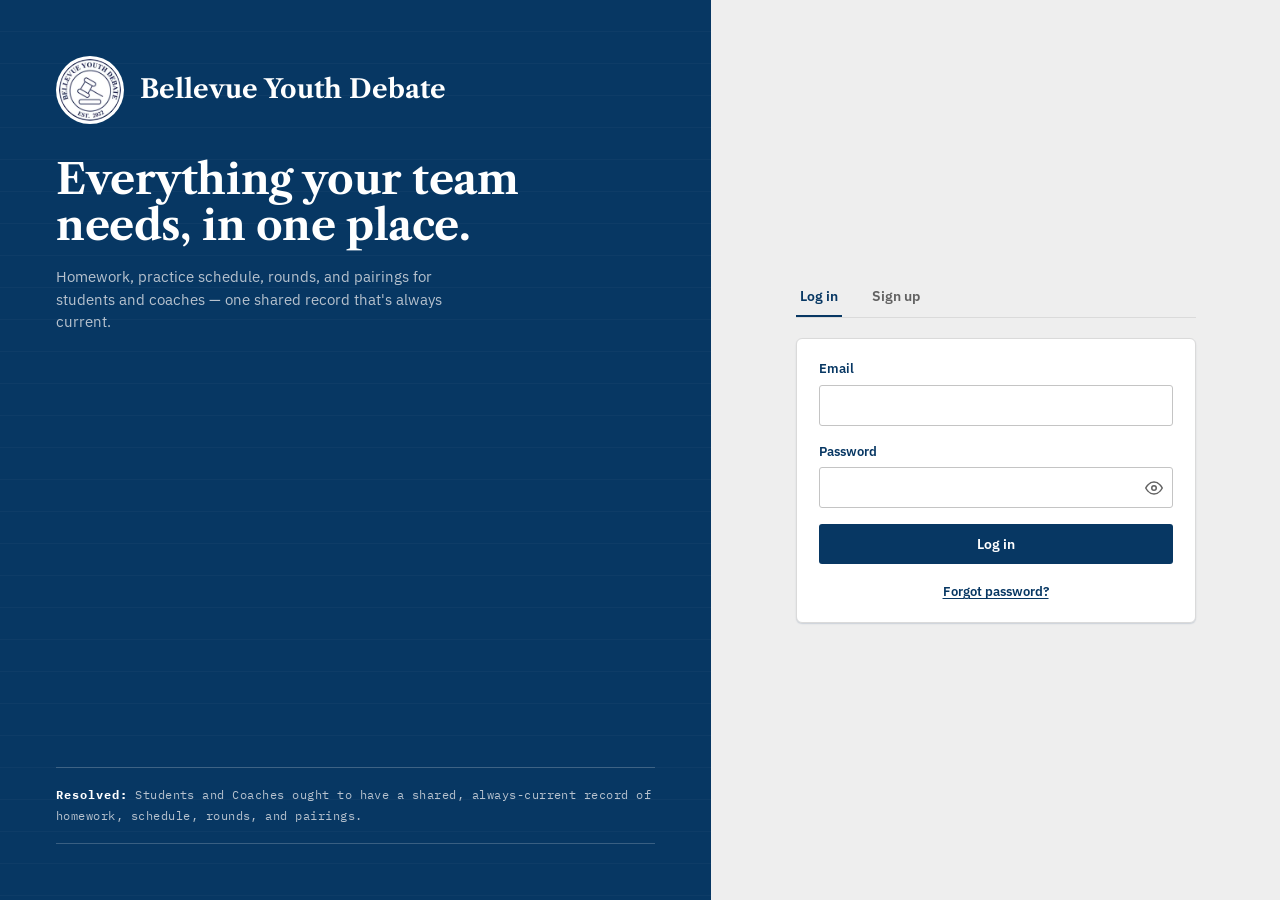
<file: index.html>
<!DOCTYPE html>
<html lang="en">
<head>
<meta charset="UTF-8">
<meta http-equiv="Cache-Control" content="no-cache, no-store, must-revalidate">
<meta http-equiv="Pragma" content="no-cache">
<meta http-equiv="Expires" content="0">
<meta name="viewport" content="width=device-width, initial-scale=1.0">
<title>Bellevue Youth Debate | Portal</title>
<link rel="icon" href="assets/logo.webp">
<link rel="stylesheet" href="css/styles.css?v=6">
<style>
  body.login-body { background: var(--ink); }
  .login-shell { min-height: 100vh; display: flex; }
  .login-hero {
    flex: 1.15; background: var(--ink); color: #fff; padding: 56px;
    display: flex; flex-direction: column; justify-content: space-between;
    background-image: repeating-linear-gradient(to bottom, transparent, transparent 31px, rgba(255,255,255,0.055) 32px);
  }
  .login-hero-top { display: flex; align-items: center; gap: 16px; }
  .login-hero-top img { width: 68px; height: 68px; border-radius: 50%; background: #fff; padding: 3px; }
  .login-hero-top .brand-mark-name { font-size: 26px; color: #fff; }
  .login-hero h1 { color: #fff; font-size: 42px; max-width: 480px; margin: 32px 0 18px; line-height: 1.1; }
  .login-hero .tagline { color: var(--text-on-ink-muted); max-width: 420px; font-size: 15px; margin: 0; }
  .resolution-strip {
    font-family: var(--font-mono); font-size: 12px; letter-spacing: 0.04em; line-height: 1.8;
    color: var(--text-on-ink-muted);
    border-top: 1px solid rgba(255,255,255,0.2); border-bottom: 1px solid rgba(255,255,255,0.2);
    padding: 16px 0; margin-top: 32px;
  }
  .resolution-strip b { color: #fff; letter-spacing: 0.08em; }
  .login-panel { flex: 1; background: var(--paper); display: flex; align-items: center; justify-content: center; padding: 40px 24px; }
  .login-card { width: 100%; max-width: 400px; }
  .login-card .card { margin-bottom: 0; }
  .auth-foot { text-align: center; margin-top: 18px; }
  @media (max-width: 880px) {
    .login-shell { flex-direction: column; }
    .login-hero { padding: 32px 24px; }
    .login-hero h1 { font-size: 28px; }
  }
</style>
</head>
<body class="login-body">
  <div class="login-shell">
    <div class="login-hero">
      <div>
        <div class="login-hero-top">
          <img src="assets/logo.webp" alt="Bellevue Youth Debate seal">
          <div class="brand-mark-name">Bellevue Youth Debate</div>
        </div>
        <h1>Everything your team needs, in one place.</h1>
        <p class="tagline">Homework, practice schedule, rounds, and pairings for students and coaches &mdash; one shared record that's always current.</p>
      </div>
      <div class="resolution-strip">
        <b>Resolved:</b> Students and Coaches ought to have a shared, always-current record of homework, schedule, rounds, and pairings.
      </div>
    </div>

    <div class="login-panel">
      <div class="login-card">
        <div class="tabs" id="authTabs">
          <button class="tab-btn active" data-tab="login" type="button">Log in</button>
          <button class="tab-btn" data-tab="signup" type="button">Sign up</button>
        </div>

        <div class="tab-panel active" id="panel-login">
          <div class="card">
            <form id="loginForm">
              <div class="field">
                <label for="loginEmail">Email</label>
                <input type="email" id="loginEmail" required autocomplete="username">
              </div>
              <div class="field">
                <label for="loginPassword">Password</label>
                <input type="password" id="loginPassword" required autocomplete="current-password">
              </div>
              <button class="btn btn-primary btn-block" type="submit">Log in</button>
              <div class="auth-foot text-sm">
                <button type="button" class="link-btn" id="showForgot">Forgot password?</button>
              </div>
            </form>
          </div>
        </div>

        <div class="tab-panel" id="panel-signup">
          <div class="card">
            <form id="signupForm">
              <div class="field">
                <label for="suName">Full name</label>
                <input type="text" id="suName" required autocomplete="name">
              </div>
              <div class="field">
                <label for="suEmail">Email</label>
                <input type="email" id="suEmail" required autocomplete="username">
              </div>
              <div class="field">
                <label for="suPassword">Password</label>
                <input type="password" id="suPassword" required minlength="8" autocomplete="new-password">
                <div class="hint">At least 8 characters.</div>
              </div>
              <div class="field">
                <label for="suCode">Club code</label>
                <input type="text" id="suCode" required placeholder="Ask your coach">
              </div>
              <button class="btn btn-primary btn-block" type="submit">Create account</button>
              <p class="text-sm text-muted mt-16 mb-0">New accounts start in the "Unassigned" group &mdash; a coach will place you in your section.</p>
            </form>
          </div>
        </div>
      </div>
    </div>
  </div>

  <script src="js/config.js?v=6"></script>
  <script src="js/app.js?v=6"></script>
  <script src="js/login.js?v=6"></script>
</body>
</html>
</file>
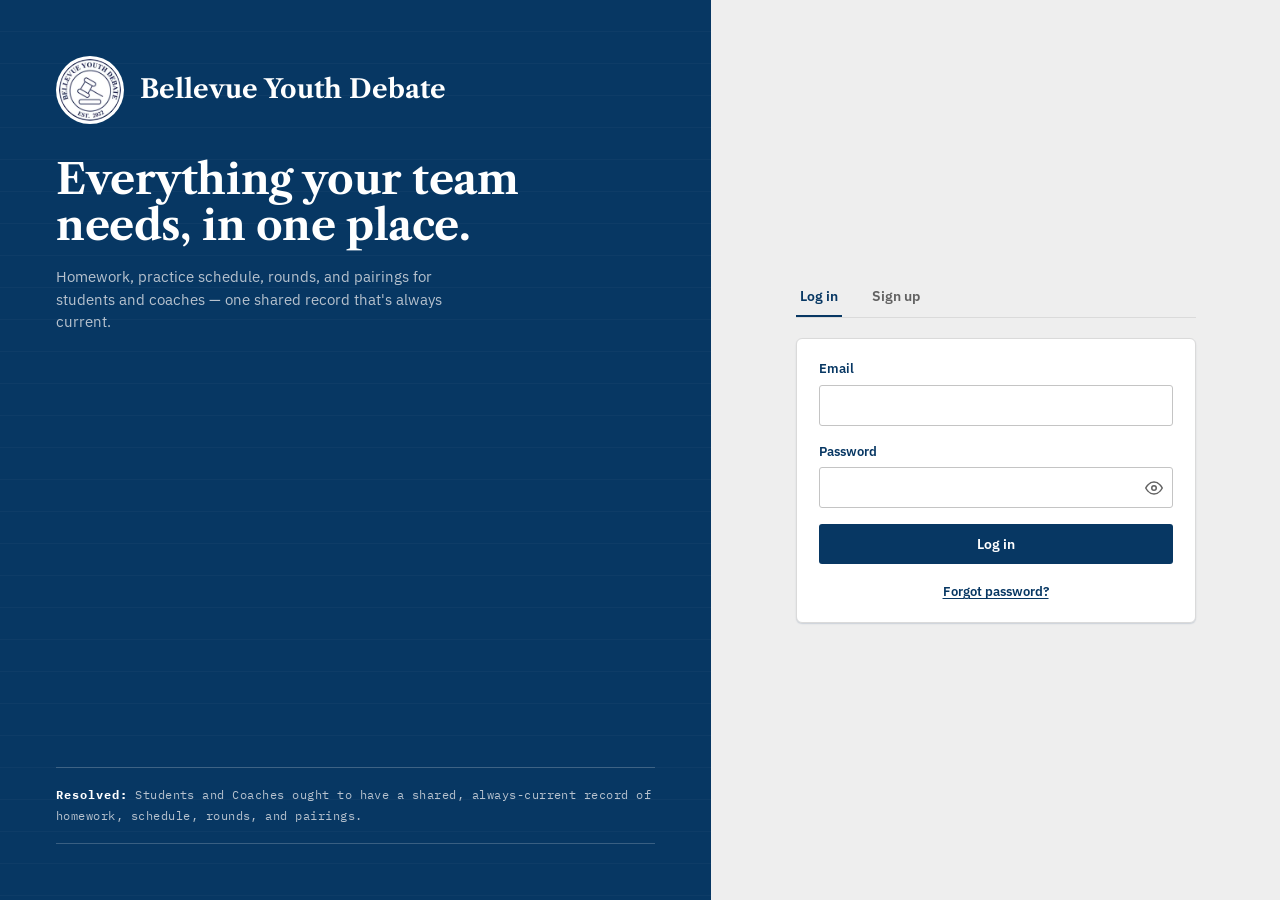
<file: admin.html>
<!DOCTYPE html>
<html lang="en">
<head>
<meta charset="UTF-8">
<meta http-equiv="Cache-Control" content="no-cache, no-store, must-revalidate">
<meta http-equiv="Pragma" content="no-cache">
<meta http-equiv="Expires" content="0">
<meta name="viewport" content="width=device-width, initial-scale=1.0">
<title>Admin Console | Bellevue Youth Debate</title>
<link rel="icon" href="assets/logo.webp">
<link rel="stylesheet" href="css/styles.css?v=6">
</head>
<body>
<div class="app-shell">
  <aside class="sidebar">
    <div class="sidebar-brand brand-mark">
      <img src="assets/logo.webp" alt="Bellevue Youth Debate seal">
      <div class="brand-mark-name">Bellevue Youth Debate</div>
    </div>
    <div class="sidebar-role">Admin console</div>
    <ul class="nav-list">
      <li><button class="nav-link" data-view="home"><span>Overview</span></button></li>
      <li><a class="nav-link" href="coach.html" style="display:flex;"><span>Coach Console</span></a></li>
      <li><button class="nav-link" data-view="staff"><span>Coaches</span></button></li>
      <li><button class="nav-link" data-view="students"><span>Students</span></button></li>
      <li><button class="nav-link" data-view="settings"><span>Settings</span></button></li>
      <li><button class="nav-link" data-view="account"><span>Account</span></button></li>
    </ul>
    <div class="sidebar-footer">
      <div class="sidebar-user">
        <div class="sidebar-user-name" data-user-name>&nbsp;</div>
        <div class="sidebar-user-email" data-user-email>&nbsp;</div>
      </div>
      <button class="nav-link" data-logout><span>Log out</span></button>
    </div>
  </aside>

  <div class="main">
    <div class="topbar">
      <button class="btn btn-ghost btn-icon menu-toggle" aria-label="Menu">&#9776;</button>
      <span class="badge badge-role">Admin</span>
    </div>

    <div class="content">

      <!-- ---------------------------------------------------------- home -->
      <section class="view-panel" id="view-home">
        <div class="page-head"><div><h1>Admin overview</h1></div></div>
        <div class="grid-3">
          <div class="stat"><div class="stat-value" id="statStaff">&ndash;</div><div class="stat-label">Coaches &amp; admins</div></div>
          <div class="stat"><div class="stat-value" id="statStudents">&ndash;</div><div class="stat-label">Students</div></div>
          <div class="stat"><div class="stat-value" id="statGroups">&ndash;</div><div class="stat-label">Groups</div></div>
        </div>
        <div class="card mt-24">
          <h2>Homework, schedule, rounds, pairings, attendance, and rosters</h2>
          <p class="text-muted">Admins have full coach permissions there too.</p>
          <a class="btn btn-primary" href="coach.html">Open Coach Console &rarr;</a>
        </div>
      </section>

      <!-- --------------------------------------------------------- staff -->
      <section class="view-panel" id="view-staff">
        <div class="page-head">
          <div><h1>Coaches</h1></div>
          <button class="btn btn-primary" id="addStaffBtn">+ Add staff account</button>
        </div>
        <div class="card">
          <div class="table-wrap">
            <table>
              <thead><tr><th>Name</th><th>Email</th><th>Role</th><th>Status</th><th></th></tr></thead>
              <tbody id="staffTableBody"><tr><td colspan="5"><div class="skeleton" style="height:20px;"></div></td></tr></tbody>
            </table>
          </div>
        </div>
      </section>

      <!-- ------------------------------------------------------ students -->
      <section class="view-panel" id="view-students">
        <div class="page-head">
          <div><h1>Students</h1></div>
        </div>
        <div class="card">
          <div class="chip-row mb-16" id="studentGroupFilter"></div>
          <div class="table-wrap">
            <table>
              <thead><tr><th>Name</th><th>Email</th><th>Group</th><th>Status</th><th></th></tr></thead>
              <tbody id="adminStudentsTableBody"><tr><td colspan="5"><div class="skeleton" style="height:20px;"></div></td></tr></tbody>
            </table>
          </div>
        </div>
      </section>

      <!-- ------------------------------------------------------ settings -->
      <section class="view-panel" id="view-settings">
        <div class="page-head"><div><h1>Settings</h1></div></div>
        <div class="card" style="max-width:520px;">
          <form id="settingsForm">
            <div class="field">
              <label for="signupCode">Club signup code</label>
              <input type="text" id="signupCode">
              <div class="hint">Students need this to create an account. Leave blank to allow anyone to sign up.</div>
            </div>
            <div class="field">
              <label for="appUrl">Portal web address</label>
              <input type="text" id="appUrl" placeholder="https://yourclub.github.io/byd-portal/">
              <div class="hint">Used to build the link inside "forgot password" emails. Set this after you host the frontend.</div>
            </div>
            <div class="field">
              <label for="scheduleSheetUrl">Published schedule preview URL (optional)</label>
              <input type="text" id="scheduleSheetUrl" placeholder="https://docs.google.com/spreadsheets/d/e/.../pubhtml?gid=...&amp;single=true">
              <div class="hint">Optional. In the Sheet: File &rarr; Share &rarr; Publish to web &rarr; pick the Schedule tab &rarr; Embed. Paste the URL it gives you here to show a read-only, always-current preview on the Coach Console's Schedule tab, in addition to the "Open Schedule Sheet to edit" link. Skip this if you'd rather not make the sheet viewable by anyone with the link \u2014 editing still works fine without it.</div>
            </div>
            <div class="field">
              <label for="roomCount">Number of available rooms</label>
              <input type="number" id="roomCount" min="1" placeholder="15">
              <div class="hint">Used for auto-numbering rooms on Rounds &amp; Pairings ("Room 1", "Room 2"...). If a single date has more pairings than this, numbering wraps back to Room 1 \u2014 bump this up if that happens.</div>
            </div>
            <button class="btn btn-primary" type="submit">Save settings</button>
          </form>
        </div>
      </section>

      <!-- ---------------------------------------------------------account -->
      <section class="view-panel" id="view-account">
        <div class="page-head"><div><h1>Account</h1></div></div>
        <div class="grid-2">
          <div class="card">
            <h2>Profile</h2>
            <div class="field"><label>Name</label><div data-user-name>&nbsp;</div></div>
            <div class="field mb-0"><label>Email</label><div data-user-email class="font-mono">&nbsp;</div></div>
          </div>
          <div class="card">
            <h2>Change password</h2>
            <form id="pwForm">
              <div class="field"><label for="curPw">Current password</label><input type="password" id="curPw" required autocomplete="current-password"></div>
              <div class="field"><label for="newPw">New password</label><input type="password" id="newPw" required minlength="8" autocomplete="new-password"></div>
              <button class="btn btn-primary" type="submit">Update password</button>
            </form>
          </div>
        </div>
      </section>

    </div>
  </div>
</div>

<script src="js/config.js?v=6"></script>
<script src="js/app.js?v=6"></script>
<script src="js/admin.js?v=6"></script>
</body>
</html>
</file>
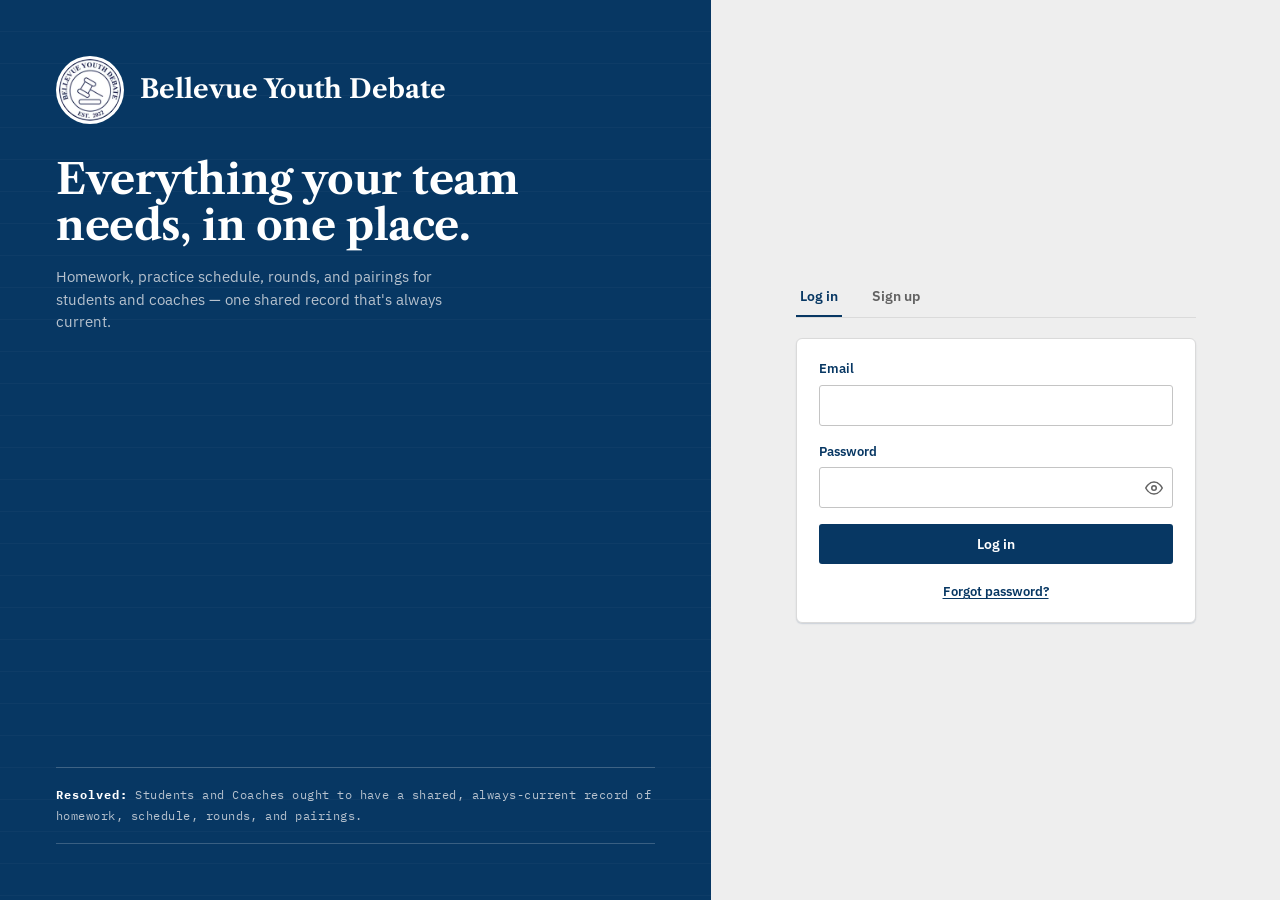
<file: coach.html>
<!DOCTYPE html>
<html lang="en">
<head>
<meta charset="UTF-8">
<meta http-equiv="Cache-Control" content="no-cache, no-store, must-revalidate">
<meta http-equiv="Pragma" content="no-cache">
<meta http-equiv="Expires" content="0">
<meta name="viewport" content="width=device-width, initial-scale=1.0">
<title>Coach Portal | Bellevue Youth Debate</title>
<link rel="icon" href="assets/logo.webp">
<link rel="stylesheet" href="css/styles.css?v=6">
</head>
<body>
<div class="app-shell">
  <aside class="sidebar">
    <div class="sidebar-brand brand-mark">
      <img src="assets/logo.webp" alt="Bellevue Youth Debate seal">
      <div class="brand-mark-name">Bellevue Youth Debate</div>
    </div>
    <div class="sidebar-role">Coach portal</div>
    <ul class="nav-list">
      <li><button class="nav-link" data-view="home"><span>Dashboard</span></button></li>
      <li><button class="nav-link" data-view="schedule"><span>Schedule</span></button></li>
      <li><button class="nav-link" data-view="attendance"><span>Attendance</span></button></li>
      <li><button class="nav-link" data-view="homework"><span>Homework</span></button></li>
      <li><button class="nav-link" data-view="roster"><span>Roster &amp; Groups</span></button></li>
      <li><button class="nav-link" data-view="rounds"><span>Rounds &amp; Pairings</span></button></li>
      <li><button class="nav-link" data-view="rfds"><span>RFDs</span></button></li>
      <li><button class="nav-link" data-view="account"><span>Account</span></button></li>
      <li id="adminConsoleLink" class="hidden"><a class="nav-link" href="admin.html" style="display:flex;"><span>Admin Console</span></a></li>
    </ul>
    <div class="sidebar-footer">
      <div class="sidebar-user">
        <div class="sidebar-user-name" data-user-name>&nbsp;</div>
        <div class="sidebar-user-email" data-user-email>&nbsp;</div>
      </div>
      <button class="nav-link" data-logout><span>Log out</span></button>
    </div>
  </aside>

  <div class="main">
    <div class="topbar">
      <button class="btn btn-ghost btn-icon menu-toggle" aria-label="Menu">&#9776;</button>
      <span class="badge badge-role">Coach</span>
    </div>

    <div class="content">

      <!-- ---------------------------------------------------------- home -->
      <section class="view-panel" id="view-home">
        <div class="page-head"><div><h1>Welcome back, <span id="homeName">coach</span>.</h1></div></div>
        <div class="grid-3">
          <div class="stat"><div class="stat-value" id="statStudents">&ndash;</div><div class="stat-label">Students</div></div>
          <div class="stat"><div class="stat-value" id="statGroups">&ndash;</div><div class="stat-label">Groups</div></div>
          <div class="stat"><div class="stat-value" id="statUpcoming">&ndash;</div><div class="stat-label">Sessions this week</div></div>
        </div>
        <div class="card mt-24">
          <div class="card-head"><h2>Unassigned students</h2><div class="card-sub">New signups waiting to be placed in a group</div></div>
          <div id="unassignedList"><div class="skeleton" style="height:40px;"></div></div>
        </div>
      </section>

      <!-- ------------------------------------------------------- homework -->
      <section class="view-panel" id="view-homework">
        <div class="page-head">
          <div><h1>Homework</h1></div>
          <button class="btn btn-primary" id="addHwBtn">+ Add homework</button>
        </div>
        <div class="card">
          <div class="chip-row mb-16" id="hwGroupFilter"></div>
          <div class="table-wrap">
            <table>
              <thead><tr><th>Title</th><th>Group</th><th>Description</th><th>Submission</th><th>Due</th><th>Completed</th><th></th></tr></thead>
              <tbody id="hwTableBody"><tr><td colspan="7"><div class="skeleton" style="height:20px;"></div></td></tr></tbody>
            </table>
          </div>
          <div id="hwEmpty" class="empty-state hidden"><span class="eyebrow">Nothing here yet</span>Add the first assignment above.</div>
        </div>
      </section>

      <!-- ------------------------------------------------------- schedule -->
      <section class="view-panel" id="view-schedule">
        <div class="page-head">
          <div><h1>Practice Schedule</h1></div>
        </div>

        <div class="card">
          <div class="card-head"><h2>How to add a practice</h2></div>
          <p class="text-sm text-muted mb-0">Either click <b>Open Schedule Sheet</b> below to edit it in its own tab, or edit directly inside the embedded sheet on this page &mdash; both edit the exact same spreadsheet, so a new row shows up here and on every student's Schedule tab as soon as you add it. Fill in at least a Date, Group, and Title for each row; use the Coaches column to list who's running that practice; see the Date/Group formatting notes in the README if a new row isn't showing up.</p>
        </div>

        <div class="card">
          <div class="sheet-embed-actions">
            <a class="btn btn-primary" id="openSheetBtn" href="#" target="_blank" rel="noopener">Open Schedule Sheet &#8599;</a>
            <button class="btn btn-primary" id="refreshSchBtn">&#8635; Refresh from sheet</button>
          </div>
          <div class="sheet-embed-wrap">
            <iframe id="scheduleSheetFrame" title="Schedule Google Sheet" referrerpolicy="no-referrer-when-downgrade"></iframe>
          </div>
        </div>

        <div class="card">
          <div class="card-head"><h2>Student View Preview</h2><div class="card-sub">Exactly what students in this group see on their own Schedule tab.</div></div>
          <div class="chip-row mb-16" id="schPreviewGroupFilter"></div>
          <div class="table-wrap">
            <table>
              <thead><tr><th>Date</th><th>Time</th><th>Title</th><th>Location</th><th>Notes</th><th>Coaches</th></tr></thead>
              <tbody id="schPreviewTableBody"><tr><td colspan="6"><div class="skeleton" style="height:20px;"></div></td></tr></tbody>
            </table>
          </div>
          <div id="schPreviewEmpty" class="empty-state hidden"><span class="eyebrow">Nothing here yet</span>No schedule rows for this group yet.</div>
        </div>
      </section>

      <!-- --------------------------------------------------------- rounds -->
      <section class="view-panel" id="view-rounds">
        <div class="page-head">
          <div><h1>Rounds &amp; Pairings</h1></div>
          <button class="btn btn-primary" id="addRoundBtn">+ Add round</button>
        </div>

        <div class="card">
          <div class="card-head"><h2>Auto-pair present students</h2><div class="card-sub">Builds a round + pairings from whoever is marked Present on the Attendance tab for a group/date (odd one out is flagged for you to place manually). Rooms are assigned automatically.</div></div>
          <div class="field-row">
            <div class="field"><label for="autoPairGroupSelect">Group</label><select id="autoPairGroupSelect"></select></div>
            <div class="field"><label for="autoPairDateSelect">Date</label><input type="date" id="autoPairDateSelect"></div>
            <div class="field" style="align-self:flex-end;"><button class="btn btn-ghost" id="autoPairBtn">Auto-pair present students</button></div>
          </div>
        </div>

        <div class="chip-row mb-16" id="roundGroupFilter"></div>
        <div id="roundsList"><div class="skeleton" style="height:80px;"></div></div>
        <div id="roundsEmpty" class="empty-state hidden"><span class="eyebrow">Nothing here yet</span>Add a round to start posting pairings, or use "Auto-pair present students" above.</div>
      </section>

      <!-- ------------------------------------------------------------rfds -->
      <section class="view-panel" id="view-rfds">
        <div class="page-head"><div><h1>RFDs</h1></div></div>

        <div class="card">
          <div class="card-head"><h2>Rounds I've judged</h2></div>
          <div id="myRfdsList"><div class="skeleton" style="height:60px;"></div></div>
          <div id="myRfdsEmpty" class="empty-state hidden"><span class="eyebrow">Nothing yet</span>Claim "Judge this round" on a pairing in Rounds &amp; Pairings, then submit an RFD.</div>
        </div>

        <div class="card">
          <div class="card-head"><h2>All decisions</h2><div class="card-sub">Every RFD submitted by any coach or admin.</div></div>
          <div class="chip-row mb-16" id="rfdGroupFilter"></div>
          <div id="allRfdsList"><div class="skeleton" style="height:60px;"></div></div>
          <div id="allRfdsEmpty" class="empty-state hidden"><span class="eyebrow">Nothing yet</span>No RFDs have been submitted.</div>
        </div>
      </section>

      <!-- ---------------------------------------------------- attendance -->
      <section class="view-panel" id="view-attendance">
        <div class="page-head"><div><h1>Attendance</h1></div></div>

        <div class="card">
          <div class="card-head"><h2>Seasons</h2><div class="card-sub">Each student gets a miss-point budget per season (unreported absence = 2 points, reported in advance = 1 point).</div>
            <button class="btn btn-ghost btn-sm" id="addSeasonBtn">+ Add season</button>
          </div>
          <div class="table-wrap">
            <table>
              <thead><tr><th>Name</th><th>Group</th><th>Dates</th><th>Budget</th><th></th></tr></thead>
              <tbody id="seasonsTableBody"><tr><td colspan="5" class="text-muted">No seasons yet.</td></tr></tbody>
            </table>
          </div>
        </div>

        <div class="card">
          <div class="field-row">
            <div class="field"><label for="attGroupSelect">Group</label><select id="attGroupSelect"></select></div>
            <div class="field"><label for="attDateSelect">Date</label><input type="date" id="attDateSelect"></div>
          </div>
          <div id="attNoPractice" class="empty-state hidden"><span class="eyebrow">No practice scheduled</span>There's no Schedule entry for this group on this date, so attendance can't be taken &mdash; add the date to the Schedule sheet first.</div>
          <div class="table-wrap">
            <table id="attTable">
              <thead><tr><th>Student</th><th>Status</th></tr></thead>
              <tbody id="attTableBody"><tr><td colspan="2" class="text-muted">Pick a group and date.</td></tr></tbody>
            </table>
          </div>
          <div class="att-submit-bar" id="attSubmitBar">
            <p class="text-sm text-muted mb-0" id="attDirtyLabel">Pick statuses below, then submit &mdash; nothing saves until you click Submit.</p>
            <button class="btn btn-primary" id="attSubmitBtn" disabled>Submit attendance</button>
          </div>
        </div>

        <div class="card">
          <div class="card-head"><h2>Attendance overview</h2><div class="card-sub">Every practice date for this group, color-coded per student.</div></div>
          <div id="attMatrixWrap"><p class="text-muted text-sm mb-0">Pick a group above to see its history.</p></div>
          <div class="att-legend">
            <span><span class="att-legend-dot" style="background:var(--present);"></span>Present</span>
            <span><span class="att-legend-dot" style="background:var(--absent);"></span>Absent</span>
            <span><span class="att-legend-dot" style="background:var(--excused);"></span>Excused</span>
            <span><span class="att-legend-dot" style="background:var(--rule);"></span>Not marked</span>
          </div>
        </div>
      </section>

      <!-- ---------------------------------------------------------roster -->
      <section class="view-panel" id="view-roster">
        <div class="page-head"><div><h1>Roster &amp; Groups</h1></div></div>

        <div class="card">
          <div class="card-head"><h2>Groups</h2>
            <form id="addGroupForm" class="flex gap-8">
              <input type="text" id="newGroupName" placeholder="New group name" style="width:180px;" required>
              <button class="btn btn-ghost btn-sm" type="submit">+ Add group</button>
            </form>
          </div>
          <div id="groupsList" class="chip-row"></div>
        </div>

        <div class="card">
          <div class="card-head"><h2>Students</h2><div class="card-sub" id="studentCount"></div></div>
          <div class="table-wrap">
            <table>
              <thead><tr><th>Name</th><th>Email</th><th>Group</th><th>Status</th><th></th></tr></thead>
              <tbody id="studentsTableBody"><tr><td colspan="5"><div class="skeleton" style="height:20px;"></div></td></tr></tbody>
            </table>
          </div>
        </div>
      </section>

      <!-- ---------------------------------------------------------account -->
      <section class="view-panel" id="view-account">
        <div class="page-head"><div><h1>Account</h1></div></div>
        <div class="grid-2">
          <div class="card">
            <h2>Profile</h2>
            <div class="field"><label>Name</label><div data-user-name>&nbsp;</div></div>
            <div class="field mb-0"><label>Email</label><div data-user-email class="font-mono">&nbsp;</div></div>
          </div>
          <div class="card">
            <h2>Change password</h2>
            <form id="pwForm">
              <div class="field"><label for="curPw">Current password</label><input type="password" id="curPw" required autocomplete="current-password"></div>
              <div class="field"><label for="newPw">New password</label><input type="password" id="newPw" required minlength="8" autocomplete="new-password"></div>
              <button class="btn btn-primary" type="submit">Update password</button>
            </form>
          </div>
        </div>
      </section>

    </div>
  </div>
</div>

<script src="js/config.js?v=6"></script>
<script src="js/app.js?v=6"></script>
<script src="js/coach.js?v=6"></script>
</body>
</html>
</file>
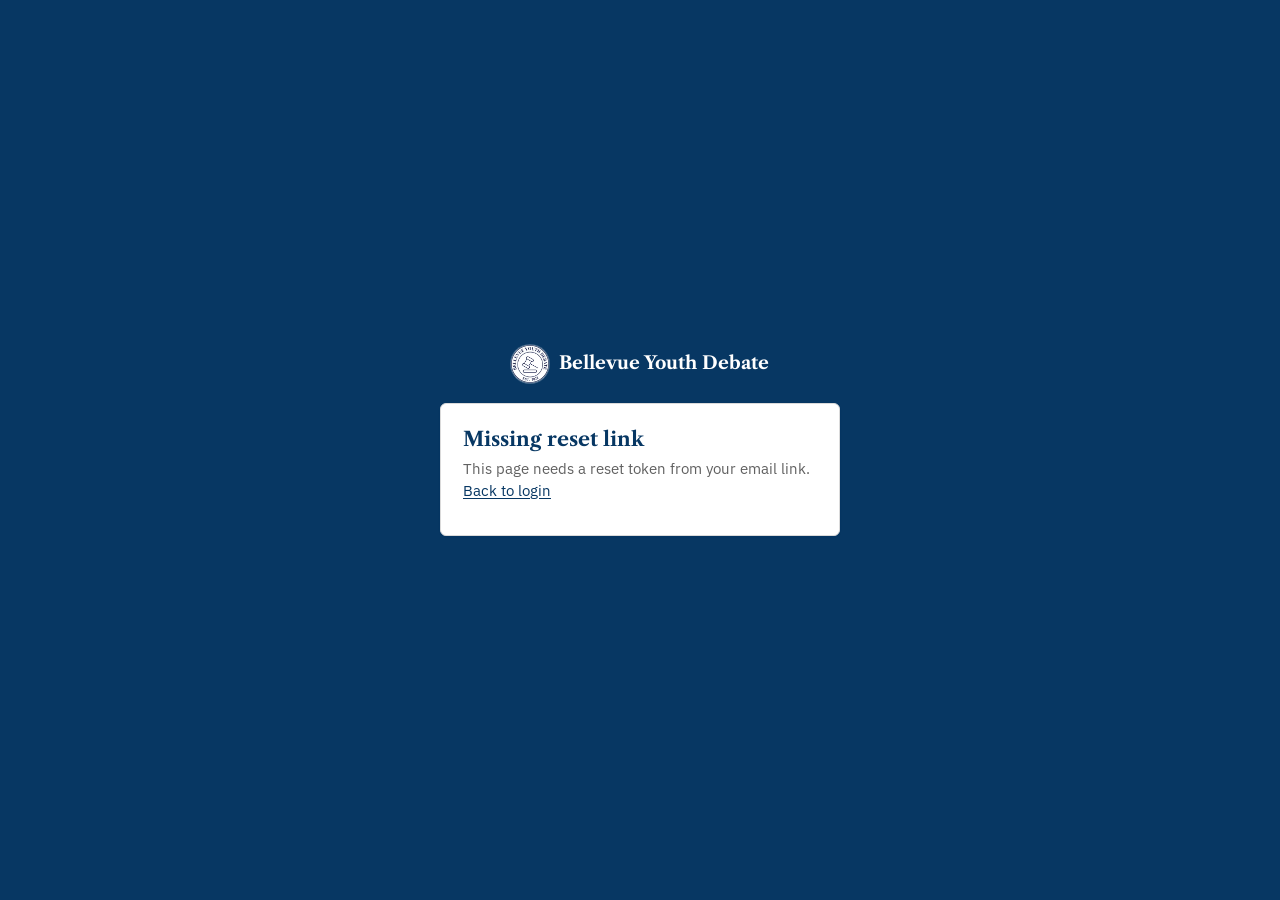
<file: reset-password.html>
<!DOCTYPE html>
<html lang="en">
<head>
<meta charset="UTF-8">
<meta http-equiv="Cache-Control" content="no-cache, no-store, must-revalidate">
<meta http-equiv="Pragma" content="no-cache">
<meta http-equiv="Expires" content="0">
<meta name="viewport" content="width=device-width, initial-scale=1.0">
<title>Reset password | Bellevue Youth Debate</title>
<link rel="icon" href="assets/logo.webp">
<link rel="stylesheet" href="css/styles.css?v=6">
<style>
  body { background: var(--ink); }
  .panel { min-height: 100vh; display: flex; align-items: center; justify-content: center; padding: 24px; }
  .card-wrap { width: 100%; max-width: 400px; }
  .brand-mark { justify-content: center; margin-bottom: 20px; }
  .brand-mark-name { color: #fff; font-size: 18px; }
</style>
</head>
<body>
  <div class="panel">
    <div class="card-wrap">
      <div class="brand-mark">
        <img src="assets/logo.webp" alt="Bellevue Youth Debate seal">
        <div class="brand-mark-name">Bellevue Youth Debate</div>
      </div>
      <div class="card" id="card">
        <h2>Set a new password</h2>
        <form id="resetForm">
          <div class="field">
            <label for="newPassword">New password</label>
            <input type="password" id="newPassword" required minlength="8" autocomplete="new-password">
            <div class="hint">At least 8 characters.</div>
          </div>
          <div class="field">
            <label for="confirmPassword">Confirm password</label>
            <input type="password" id="confirmPassword" required minlength="8" autocomplete="new-password">
          </div>
          <button class="btn btn-primary btn-block" type="submit">Set new password</button>
        </form>
      </div>
    </div>
  </div>

  <script src="js/config.js?v=6"></script>
  <script src="js/app.js?v=6"></script>
  <script>
    const token = new URLSearchParams(window.location.search).get('token');
    const card = document.getElementById('card');
    if (!token) {
      card.innerHTML = '<h2>Missing reset link</h2><p class="text-muted">This page needs a reset token from your email link. <a href="index.html">Back to login</a></p>';
    } else {
      document.getElementById('resetForm').addEventListener('submit', async function (e) {
        e.preventDefault();
        const pw = document.getElementById('newPassword').value;
        const confirm = document.getElementById('confirmPassword').value;
        if (pw !== confirm) { BYD.toast("Passwords don't match.", 'error'); return; }
        const btn = e.target.querySelector('button[type=submit]');
        btn.disabled = true; btn.textContent = 'Saving\u2026';
        try {
          await BYD.call('resetPassword', { token: token, newPassword: pw });
          card.innerHTML = '<h2>Password updated</h2><p class="text-muted">You can log in with your new password now.</p><a class="btn btn-primary btn-block" href="index.html">Go to login</a>';
        } catch (err) {
          BYD.toast(BYD.errorMessage(err), 'error');
          btn.disabled = false; btn.textContent = 'Set new password';
        }
      });
    }
  </script>
</body>
</html>
</file>
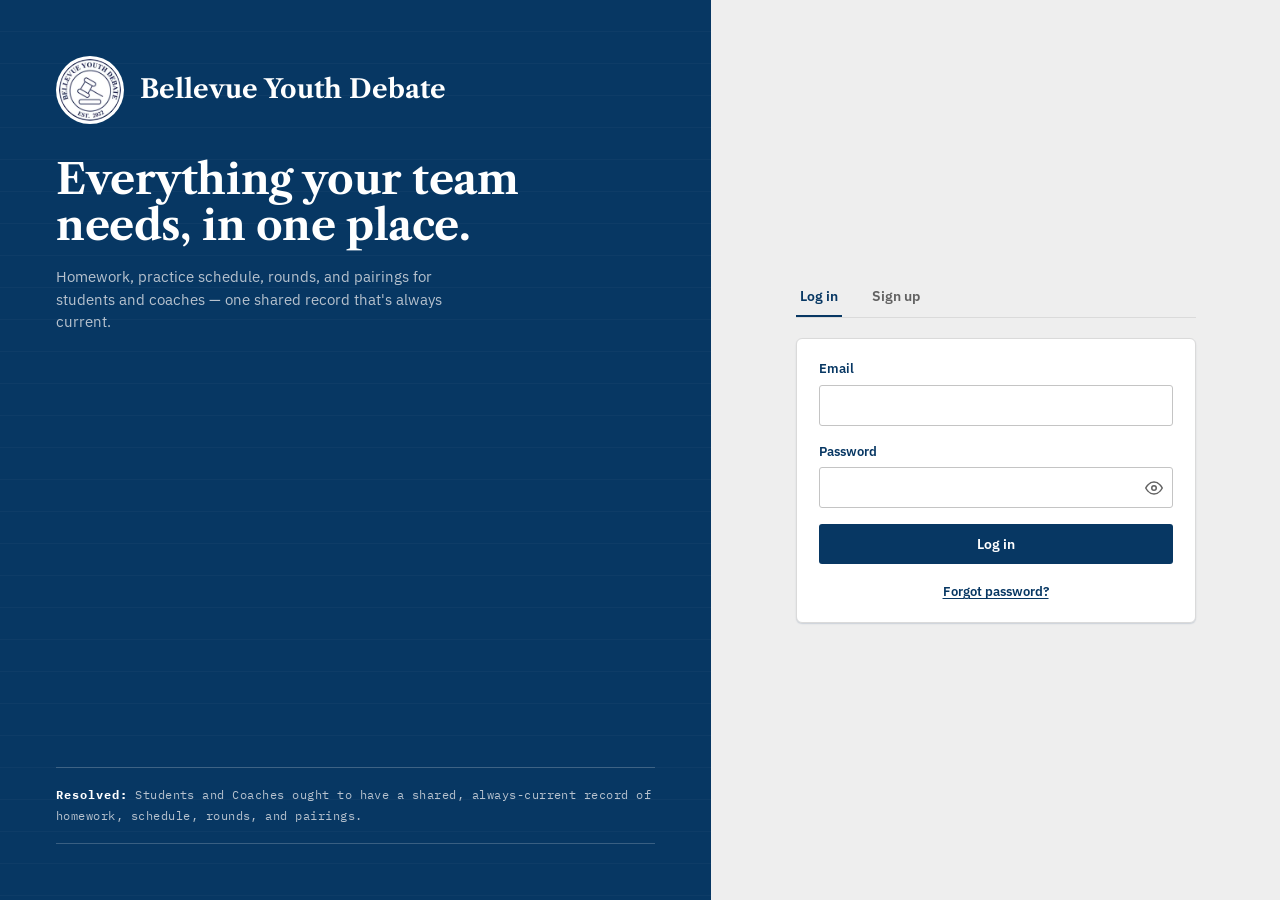
<file: student.html>
<!DOCTYPE html>
<html lang="en">
<head>
<meta charset="UTF-8">
<meta http-equiv="Cache-Control" content="no-cache, no-store, must-revalidate">
<meta http-equiv="Pragma" content="no-cache">
<meta http-equiv="Expires" content="0">
<meta name="viewport" content="width=device-width, initial-scale=1.0">
<title>Student Portal | Bellevue Youth Debate</title>
<link rel="icon" href="assets/logo.webp">
<link rel="stylesheet" href="css/styles.css?v=6">
</head>
<body>
<div class="app-shell">
  <aside class="sidebar">
    <div class="sidebar-brand brand-mark">
      <img src="assets/logo.webp" alt="Bellevue Youth Debate seal">
      <div class="brand-mark-name">Bellevue Youth Debate</div>
    </div>
    <div class="sidebar-role">Student portal</div>
    <ul class="nav-list">
      <li><button class="nav-link" data-view="home"><span>Dashboard</span></button></li>
      <li><button class="nav-link" data-view="schedule"><span>Schedule</span></button></li>
      <li><button class="nav-link" data-view="attendance"><span>Attendance</span></button></li>
      <li><button class="nav-link" data-view="homework"><span>Homework</span></button></li>
      <li><button class="nav-link" data-view="rounds"><span>Rounds &amp; Pairings</span></button></li>
      <li><button class="nav-link" data-view="account"><span>Account</span></button></li>
    </ul>
    <div class="sidebar-footer">
      <div class="sidebar-user">
        <div class="sidebar-user-name" data-user-name>&nbsp;</div>
        <div class="sidebar-user-email" data-user-email>&nbsp;</div>
      </div>
      <button class="nav-link" data-logout><span>Log out</span></button>
    </div>
  </aside>

  <div class="main">
    <div class="topbar">
      <button class="btn btn-ghost btn-icon menu-toggle" aria-label="Menu">&#9776;</button>
      <div class="eyebrow">Group <span data-user-group style="color:var(--ink); font-weight:700;">&nbsp;</span></div>
    </div>

    <div class="content">

      <!-- ---------------------------------------------------------- home -->
      <section class="view-panel" id="view-home">
        <div class="page-head">
          <div>
            <h1>Welcome back, <span id="homeName">friend</span>.</h1>
          </div>
        </div>
        <div class="grid-3">
          <div class="stat"><div class="stat-value" id="statNextPractice">&ndash;</div><div class="stat-label">Next practice</div></div>
          <div class="stat"><div class="stat-value" id="statHwDue">&ndash;</div><div class="stat-label">HW due this week</div></div>
          <div class="stat"><div class="stat-value" id="statAttendance">&ndash;</div><div class="stat-label">Attendance records (30d)</div></div>
        </div>
        <div class="grid-2 mt-24">
          <div class="card">
            <div class="card-head"><h2>Up next on the schedule</h2></div>
            <div id="homeSchedulePreview"><div class="skeleton" style="height:60px;"></div></div>
          </div>
          <div class="card">
            <div class="card-head"><h2>Homework due soon</h2></div>
            <div id="homeHwPreview"><div class="skeleton" style="height:60px;"></div></div>
          </div>
        </div>
      </section>

      <!-- ------------------------------------------------------- homework -->
      <section class="view-panel" id="view-homework">
        <div class="page-head"><div><h1>Homework</h1></div></div>
        <div class="card">
          <div class="table-wrap">
            <table>
              <thead><tr><th>Title</th><th>Description</th><th>Assigned</th><th>Due</th><th>Submission</th><th>Done</th></tr></thead>
              <tbody id="hwTableBody"><tr><td colspan="6"><div class="skeleton" style="height:20px;"></div></td></tr></tbody>
            </table>
          </div>
          <div id="hwEmpty" class="empty-state hidden"><span class="eyebrow">Nothing here yet</span>No homework has been posted for your group.</div>
        </div>
      </section>

      <!-- ------------------------------------------------------- schedule -->
      <section class="view-panel" id="view-schedule">
        <div class="page-head"><div><h1>Practice Schedule</h1></div></div>
        <div class="card">
          <div class="table-wrap">
            <table>
              <thead><tr><th>Date</th><th>Time</th><th>Title</th><th>Location</th><th>Notes</th><th>Coaches</th></tr></thead>
              <tbody id="scheduleTableBody"><tr><td colspan="6"><div class="skeleton" style="height:20px;"></div></td></tr></tbody>
            </table>
          </div>
          <div id="scheduleEmpty" class="empty-state hidden"><span class="eyebrow">Nothing here yet</span>No schedule has been posted for your group.</div>
        </div>
      </section>

      <!-- --------------------------------------------------------- rounds -->
      <section class="view-panel" id="view-rounds">
        <div class="page-head"><div><h1>Rounds &amp; Pairings</h1></div></div>
        <div id="roundsList"><div class="skeleton" style="height:80px;"></div></div>
        <div id="roundsEmpty" class="empty-state hidden"><span class="eyebrow">Nothing here yet</span>No rounds have been posted for your group.</div>
      </section>

      <!-- ---------------------------------------------------- attendance -->
      <section class="view-panel" id="view-attendance">
        <div class="page-head"><div><h1>Attendance</h1></div></div>

        <div class="card">
          <div class="card-head"><h2>Your season</h2></div>
          <div id="seasonSummary"><p class="text-muted text-sm mb-0">No active season for your group yet.</p></div>
        </div>

        <div class="card" id="todayCard">
          <div class="card-head"><h2>Today</h2><div class="card-sub" id="todayLabel"></div></div>
          <div id="todayStatus"><div class="skeleton" style="height:24px;"></div></div>
        </div>

        <div class="card">
          <div class="card-head"><h2>Your history</h2></div>
          <div class="table-wrap">
            <table>
              <thead><tr><th>Date</th><th>Status</th><th>Marked by</th></tr></thead>
              <tbody id="attendanceTableBody"><tr><td colspan="3"><div class="skeleton" style="height:20px;"></div></td></tr></tbody>
            </table>
          </div>
          <div id="attendanceEmpty" class="empty-state hidden"><span class="eyebrow">No records yet</span>Attendance your coach marks will show up here.</div>
        </div>
      </section>

      <!-- ---------------------------------------------------------account -->
      <section class="view-panel" id="view-account">
        <div class="page-head"><div><h1>Account</h1></div></div>
        <div class="grid-2">
          <div class="card">
            <h2>Profile</h2>
            <div class="field"><label>Name</label><div data-user-name>&nbsp;</div></div>
            <div class="field"><label>Email</label><div data-user-email class="font-mono">&nbsp;</div></div>
            <div class="field mb-0"><label>Group</label><div data-user-group>&nbsp;</div></div>
            <p class="text-sm text-muted mt-16 mb-0">Your group is set by a coach. Ask them if it needs to change.</p>
          </div>
          <div class="card">
            <h2>Change password</h2>
            <form id="pwForm">
              <div class="field"><label for="curPw">Current password</label><input type="password" id="curPw" required autocomplete="current-password"></div>
              <div class="field"><label for="newPw">New password</label><input type="password" id="newPw" required minlength="8" autocomplete="new-password"></div>
              <button class="btn btn-primary" type="submit">Update password</button>
            </form>
          </div>
        </div>
      </section>

    </div>
  </div>
</div>

<script src="js/config.js?v=6"></script>
<script src="js/app.js?v=6"></script>
<script src="js/student.js?v=6"></script>
</body>
</html>
</file>
<file: css/styles.css>
/* =========================================================================
   BYD Portal - shared styles
   Brand palette: navy #073763 (from the club seal), light grey #EEEEEE,
   and white. Status colors (present/absent/excused) stay small and muted -
   they carry real meaning (attendance, sides of a pairing) so they're kept
   as functional accents, not a second brand color.
   ========================================================================= */

@import url('https://fonts.googleapis.com/css2?family=Libre+Caslon+Text:ital,wght@0,400;0,700;1,400&family=IBM+Plex+Sans:wght@400;500;600;700&family=IBM+Plex+Mono:wght@400;500;600&display=swap');

:root {
  /* --- brand palette (exactly as specified) --- */
  --ink: #073763;         /* primary navy: sidebar, buttons, headings */
  --ink-soft: #0E4A7D;    /* lighter navy: hover on navy backgrounds */
  --ink-deep: #052846;    /* darker navy: hover on white backgrounds */
  --paper: #EEEEEE;       /* page background */
  --card: #FFFFFF;        /* card / surface background */
  --rule: #DADADA;        /* hairline dividers, table rules, derived from paper */
  --rule-strong: #C4C4C4;
  --ink-tint: #E4EAF0;    /* pale navy wash, for subtle highlighted rows/badges */

  /* --- functional accents (small doses only: badges, status dots) --- */
  --present: #3F6B4F; --present-tint: #E4EDE6;
  --absent: #A13D2D;  --absent-tint: #F2E4E1;
  --excused: #8A6D2F; --excused-tint: #F1E9D8;

  --text: #1B1B1B;
  --text-muted: #616161;
  --text-on-ink: #EEEEEE;
  --text-on-ink-muted: #B7C2CE;

  --font-display: 'Libre Caslon Text', Georgia, 'Times New Roman', serif;
  --font-body: 'IBM Plex Sans', -apple-system, BlinkMacSystemFont, 'Segoe UI', sans-serif;
  --font-mono: 'IBM Plex Mono', ui-monospace, 'SFMono-Regular', Menlo, monospace;

  --radius-sm: 3px;
  --radius: 6px;
  --shadow-card: 0 1px 2px rgba(7, 55, 99, 0.08), 0 1px 1px rgba(7, 55, 99, 0.08);
  --shadow-pop: 0 12px 32px rgba(7, 55, 99, 0.22);
  --sidebar-w: 244px;
}

@media (prefers-reduced-motion: no-preference) { :root { --transition: 150ms ease; } }
@media (prefers-reduced-motion: reduce) { :root { --transition: 0ms; } }

* { box-sizing: border-box; }
html, body { height: 100%; }
body {
  margin: 0;
  background: var(--paper);
  color: var(--text);
  font-family: var(--font-body);
  font-size: 15px;
  line-height: 1.5;
  -webkit-font-smoothing: antialiased;
}

h1, h2, h3, h4 { font-family: var(--font-display); font-weight: 700; color: var(--ink); margin: 0 0 4px; }
h1 { font-size: 28px; letter-spacing: -0.01em; }
h2 { font-size: 20px; }
h3 { font-size: 16px; }
p { margin: 0 0 12px; color: var(--text); }
a { color: var(--ink); text-decoration: underline; text-underline-offset: 2px; }
a:hover { color: var(--ink-deep); }

::selection { background: var(--ink-tint); }

button, input, select, textarea { font-family: inherit; font-size: inherit; color: inherit; }

:focus-visible { outline: 2px solid var(--ink); outline-offset: 2px; }

/* Ruled "flow paper" texture used sparingly behind key panels */
.ruled {
  background-image: repeating-linear-gradient(to bottom, transparent, transparent 27px, var(--rule) 28px);
  background-position: 0 8px;
}

.eyebrow {
  font-family: var(--font-mono); font-size: 11px; letter-spacing: 0.12em;
  text-transform: uppercase; color: var(--text-muted);
}

/* ---------------------------------------------------------------- brand */
.brand-mark { display: flex; align-items: center; gap: 10px; }
.brand-mark img { width: 38px; height: 38px; border-radius: 50%; background: #fff; box-shadow: 0 0 0 1px rgba(255,255,255,0.25); flex-shrink: 0; object-fit: cover; }
.brand-mark-name { font-family: var(--font-display); font-weight: 700; line-height: 1.15; }

/* ---------------------------------------------------------------- layout */
.app-shell { display: flex; min-height: 100vh; }

.sidebar {
  width: var(--sidebar-w); flex-shrink: 0;
  background: var(--ink); color: var(--text-on-ink);
  display: flex; flex-direction: column; padding: 22px 16px;
  position: sticky; top: 0; height: 100vh;
}

.sidebar-brand { padding: 0 6px 4px; }
.sidebar-brand .brand-mark-name { color: #fff; font-size: 17px; }
.sidebar-role {
  font-family: var(--font-mono); font-size: 10.5px; letter-spacing: 0.1em; text-transform: uppercase;
  color: var(--text-on-ink-muted); padding: 14px 10px 18px;
}

.nav-list { list-style: none; margin: 8px 0; padding: 0; display: flex; flex-direction: column; gap: 2px; }
.nav-link {
  display: flex; align-items: center; gap: 10px; padding: 10px 12px; border-radius: var(--radius);
  color: var(--text-on-ink-muted); font-weight: 500; cursor: pointer; border: none; background: transparent;
  width: 100%; text-align: left; transition: background var(--transition), color var(--transition);
}
.nav-link:hover { background: var(--ink-soft); color: #fff; }
.nav-link.active { background: #fff; color: var(--ink); }
.nav-link svg { flex-shrink: 0; }

.sidebar-footer { margin-top: auto; padding-top: 12px; border-top: 1px solid rgba(255,255,255,0.16); }
.sidebar-user { padding: 8px 10px 12px; }
.sidebar-user-name { color: #fff; font-weight: 600; font-size: 14px; }
.sidebar-user-email { color: var(--text-on-ink-muted); font-size: 12px; font-family: var(--font-mono); word-break: break-all; }

.main { flex: 1; min-width: 0; }
.topbar {
  display: flex; align-items: center; justify-content: space-between;
  padding: 18px 32px; background: var(--card); border-bottom: 1px solid var(--rule);
  position: sticky; top: 0; z-index: 5;
}
.menu-toggle { display: none; }
.content { padding: 28px 32px 64px; max-width: 1180px; }

.page-head { display: flex; align-items: flex-end; justify-content: space-between; gap: 16px; margin-bottom: 20px; flex-wrap: wrap; }
.page-head p { margin: 0; color: var(--text-muted); }

/* ------------------------------------------------------------------ card */
.card { background: var(--card); border: 1px solid var(--rule); border-radius: var(--radius); box-shadow: var(--shadow-card); padding: 20px 22px; margin-bottom: 20px; }
.card-head { display: flex; align-items: center; justify-content: space-between; gap: 12px; margin-bottom: 14px; flex-wrap: wrap; }
.card-head h2 { margin: 0; }
.card-sub { color: var(--text-muted); font-size: 13px; margin-top: 2px; }

.grid-2 { display: grid; grid-template-columns: 1fr 1fr; gap: 20px; }
.grid-3 { display: grid; grid-template-columns: repeat(3, 1fr); gap: 16px; }

.stat { background: var(--card); border: 1px solid var(--rule); border-radius: var(--radius); padding: 16px 18px; }
.stat-value { font-family: var(--font-display); font-size: 30px; color: var(--ink); line-height: 1; }
.stat-label { font-family: var(--font-mono); font-size: 11px; letter-spacing: 0.08em; text-transform: uppercase; color: var(--text-muted); margin-top: 6px; }

/* ---------------------------------------------------------------- forms */
.field { margin-bottom: 16px; }
.field label { display: block; font-weight: 600; font-size: 13px; margin-bottom: 6px; color: var(--ink); }
.field .hint { font-size: 12px; color: var(--text-muted); margin-top: 4px; }
.field-row { display: flex; gap: 12px; }
.field-row .field { flex: 1; }

input[type="text"], input[type="email"], input[type="password"], input[type="date"],
input[type="time"], input[type="number"], select, textarea {
  width: 100%; padding: 10px 12px; border: 1px solid var(--rule-strong); border-radius: var(--radius-sm);
  background: #fff; color: var(--text); transition: border-color var(--transition);
}
textarea { resize: vertical; min-height: 72px; font-family: var(--font-body); }
input:focus, select:focus, textarea:focus { border-color: var(--ink); }
input::placeholder, textarea::placeholder { color: #9A9A9A; }

.checkbox-row { display: flex; align-items: center; gap: 8px; }
.checkbox-row input { width: auto; }

.password-wrap { position: relative; }
.password-wrap input { padding-right: 42px; }
.password-toggle {
  position: absolute; right: 4px; top: 50%; transform: translateY(-50%);
  background: none; border: none; cursor: pointer; padding: 6px;
  color: var(--text-muted); display: flex; align-items: center; justify-content: center;
  border-radius: var(--radius-sm);
}
.password-toggle:hover { color: var(--ink); background: var(--paper); }

/* --------------------------------------------------------------- buttons */
.btn {
  display: inline-flex; align-items: center; justify-content: center; gap: 8px;
  padding: 10px 16px; border-radius: var(--radius-sm); border: 1px solid transparent;
  font-weight: 600; font-size: 14px; cursor: pointer; white-space: nowrap;
  transition: background var(--transition), border-color var(--transition), color var(--transition), opacity var(--transition);
}
.btn:disabled { opacity: 0.55; cursor: not-allowed; }
.btn-primary { background: var(--ink); color: #fff; }
.btn-primary:hover:not(:disabled) { background: var(--ink-deep); }
.btn-ghost { background: transparent; color: var(--ink); border-color: var(--rule-strong); }
.btn-ghost:hover:not(:disabled) { background: var(--paper); }
.btn-danger { background: #fff; color: var(--absent); border-color: var(--absent); }
.btn-danger:hover:not(:disabled) { background: var(--absent-tint); }
.btn-sm { padding: 6px 11px; font-size: 12.5px; }
.btn-block { width: 100%; }
.btn-icon { padding: 8px; }
.link-btn { background: none; border: none; color: var(--ink); font-weight: 600; cursor: pointer; padding: 0; text-decoration: underline; text-underline-offset: 2px; }
.link-btn:hover { color: var(--ink-deep); }

/* --------------------------------------------------------------- tables */
.table-wrap { overflow-x: auto; }
table { width: 100%; border-collapse: collapse; font-size: 13.5px; }
th {
  text-align: left; font-family: var(--font-mono); font-size: 10.5px; letter-spacing: 0.08em;
  text-transform: uppercase; color: var(--text-muted); font-weight: 600;
  padding: 8px 12px; border-bottom: 1px solid var(--rule-strong); white-space: nowrap;
}
td { padding: 11px 12px; border-bottom: 1px solid var(--rule); vertical-align: middle; }
tr:last-child td { border-bottom: none; }
td.num, .font-mono { font-family: var(--font-mono); }
.table-actions { display: flex; gap: 6px; justify-content: flex-end; flex-wrap: wrap; }

/* ---------------------------------------------------------------- badges */
.badge { display: inline-flex; align-items: center; gap: 5px; padding: 3px 9px; border-radius: 100px; font-size: 12px; font-weight: 600; font-family: var(--font-mono); letter-spacing: 0.02em; }
.badge::before { content: ''; width: 6px; height: 6px; border-radius: 50%; background: currentColor; }
.badge-present { background: var(--present-tint); color: var(--present); }
.badge-absent { background: var(--absent-tint); color: var(--absent); }
.badge-excused { background: var(--excused-tint); color: var(--excused); }
.badge-unmarked { background: var(--paper); color: var(--text-muted); }
.badge-role { background: var(--ink-tint); color: var(--ink); }

/* side tags for pairings - solid navy vs. outlined navy, no second hue needed */
.side-tag { display: inline-block; padding: 2px 8px; border-radius: var(--radius-sm); font-family: var(--font-mono); font-size: 11.5px; font-weight: 600; letter-spacing: 0.03em; }
.side-tag-1 { background: var(--ink); color: #fff; }
.side-tag-2 { background: #fff; color: var(--ink); border: 1px solid var(--ink); }

/* --------------------------------------------------------------- pills / tabs */
.tabs { display: flex; gap: 4px; border-bottom: 1px solid var(--rule); margin-bottom: 20px; flex-wrap: wrap; }
.tab-btn {
  background: none; border: none; cursor: pointer; padding: 10px 4px; margin-right: 22px;
  font-weight: 600; font-size: 14px; color: var(--text-muted); border-bottom: 2px solid transparent;
  transition: color var(--transition), border-color var(--transition);
}
.tab-btn:hover { color: var(--ink); }
.tab-btn.active { color: var(--ink); border-color: var(--ink); }
.tab-panel { display: none; }
.tab-panel.active { display: block; animation: fadeIn 180ms ease; }

.view-panel { display: none; }
.view-panel.active { display: block; animation: fadeIn 180ms ease; }

@keyframes fadeIn { from { opacity: 0; transform: translateY(2px); } to { opacity: 1; transform: none; } }

.chip-row { display: flex; gap: 8px; flex-wrap: wrap; }
.chip { padding: 6px 12px; border-radius: 100px; border: 1px solid var(--rule-strong); background: #fff; font-size: 13px; font-weight: 600; color: var(--text-muted); cursor: pointer; }
.chip.active { background: var(--ink); border-color: var(--ink); color: #fff; }

/* --------------------------------------------------------------- misc UI */
.empty-state { text-align: center; padding: 40px 20px; color: var(--text-muted); }
.empty-state .eyebrow { display: block; margin-bottom: 6px; }

.divider { height: 1px; background: var(--rule); border: none; margin: 18px 0; }

.skeleton { background: linear-gradient(90deg, var(--rule) 25%, var(--rule-strong) 37%, var(--rule) 63%); background-size: 400% 100%; animation: shimmer 1.4s ease infinite; border-radius: var(--radius-sm); }
@keyframes shimmer { 0% { background-position: 100% 0; } 100% { background-position: 0 0; } }

/* toast */
.toast-stack { position: fixed; bottom: 20px; right: 20px; display: flex; flex-direction: column; gap: 8px; z-index: 100; max-width: 340px; }
.toast { background: var(--ink); color: #fff; padding: 12px 16px; border-radius: var(--radius); box-shadow: var(--shadow-pop); font-size: 13.5px; display: flex; align-items: center; gap: 10px; animation: toastIn 180ms ease; }
.toast.error { background: var(--absent); }
.toast.success { background: var(--present); }
@keyframes toastIn { from { opacity: 0; transform: translateY(6px); } to { opacity: 1; transform: none; } }

/* modal */
.modal-overlay { position: fixed; inset: 0; background: rgba(7,55,99,0.45); display: flex; align-items: center; justify-content: center; padding: 20px; z-index: 90; }
.modal { background: #fff; border-radius: var(--radius); box-shadow: var(--shadow-pop); width: 100%; max-width: 460px; padding: 24px; max-height: 88vh; overflow-y: auto; }
.modal-head { display: flex; align-items: center; justify-content: space-between; margin-bottom: 16px; }
.modal-close { background: none; border: none; cursor: pointer; color: var(--text-muted); font-size: 20px; line-height: 1; padding: 4px; }
.modal-actions { display: flex; justify-content: flex-end; gap: 8px; margin-top: 20px; }

/* --------------------------------------------------------- survey banner */
/* (kept for older cached pages that might still reference these classes;
   no longer used by the app - see the coach-triggered "Auto-pair present
   students" action on the Attendance tab instead.) */
.survey-banner {
  background: var(--ink); color: #fff; padding: 14px 24px;
  display: flex; align-items: center; justify-content: space-between; gap: 16px; flex-wrap: wrap;
}
.survey-banner-text { display: flex; align-items: center; gap: 12px; flex-wrap: wrap; }
.survey-banner .countdown { font-family: var(--font-mono); font-weight: 700; background: rgba(255,255,255,0.14); padding: 3px 10px; border-radius: 100px; }
.survey-banner.done { background: var(--present); }
.checkin-panel { display: flex; align-items: center; justify-content: space-between; gap: 16px; flex-wrap: wrap; }
.checkin-status { font-family: var(--font-mono); font-size: 13px; color: var(--text-muted); }

/* --------------------------------------------------- embedded Google Sheet */
.sheet-embed-actions { display: flex; align-items: center; gap: 12px; flex-wrap: wrap; margin-bottom: 12px; }
.sheet-embed-wrap {
  border: 1px solid var(--rule-strong); border-radius: var(--radius); overflow: hidden;
  background: var(--paper); position: relative;
}
.sheet-embed-wrap iframe { width: 100%; height: 560px; border: 0; display: block; background: #fff; }
.sheet-embed-fallback {
  display: flex; flex-direction: column; align-items: center; justify-content: center; gap: 10px;
  text-align: center; padding: 40px 24px; color: var(--text-muted); font-size: 13.5px;
}

/* ------------------------------------------------------ attendance matrix */
.att-matrix-scroll { overflow-x: auto; }
.att-matrix { border-collapse: collapse; font-size: 12.5px; table-layout: fixed; }
.att-matrix th, .att-matrix td { border: 1px solid var(--rule); padding: 0; text-align: center; }
.att-matrix th { background: var(--paper); font-family: var(--font-mono); font-weight: 600; padding: 6px 2px; white-space: nowrap; width: 38px; overflow: hidden; text-overflow: ellipsis; }
.att-matrix th.att-name-cell, .att-matrix td.att-name-cell { text-align: left; padding: 8px 12px; white-space: nowrap; font-weight: 600; background: #fff; position: sticky; left: 0; width: auto; }
.att-cell { width: 100%; height: 28px; display: block; cursor: default; opacity: 0.8; }
.att-cell-present { background: var(--present); }
.att-cell-absent { background: var(--absent); }
.att-cell-excused { background: var(--excused); }
.att-cell-unmarked { background: var(--rule); }
.att-legend { display: flex; gap: 16px; flex-wrap: wrap; margin-top: 12px; font-size: 12.5px; color: var(--text-muted); }
.att-legend-dot { display: inline-block; width: 10px; height: 10px; border-radius: 2px; margin-right: 5px; vertical-align: -1px; }
.att-submit-bar {
  position: sticky; bottom: 0; display: flex; align-items: center; justify-content: space-between;
  gap: 16px; background: var(--paper); border-radius: var(--radius-sm); padding: 10px 16px; margin-top: 12px;
}
.att-dirty-dot { display: inline-block; width: 7px; height: 7px; border-radius: 100%; background: var(--excused); margin-right: 6px; }

/* ---------------------------------------------------------- RFD / judging */
.rfd-box { background: var(--paper); border-radius: var(--radius-sm); padding: 10px 12px; margin-top: 8px; font-size: 13px; }
.rfd-box + .rfd-box { margin-top: 6px; }
.rfd-box .rfd-winner { font-weight: 700; color: var(--ink); }
.rfd-box .rfd-feedback { margin-top: 4px; white-space: pre-wrap; }
.judge-panel-list { display: flex; flex-wrap: wrap; gap: 4px; align-items: center; }
.judge-chip { display: inline-flex; align-items: center; gap: 5px; background: var(--paper); border-radius: 100px; padding: 2px 4px 2px 10px; font-size: 12px; }
.judge-chip button { border: none; background: none; cursor: pointer; color: var(--text-muted); font-size: 14px; line-height: 1; padding: 2px 6px; }
.judge-chip button:hover { color: var(--absent); }
.bye-banner {
  background: var(--excused-tint); color: var(--excused); border-radius: var(--radius-sm);
  padding: 10px 14px; display: flex; align-items: center; justify-content: space-between; gap: 12px;
  flex-wrap: wrap; font-size: 13.5px; margin-bottom: 12px;
}

/* --------------------------------------------------------------- utility */
.flex { display: flex; }
.flex-col { display: flex; flex-direction: column; }
.items-center { align-items: center; }
.justify-between { justify-content: space-between; }
.gap-4 { gap: 4px; } .gap-8 { gap: 8px; } .gap-12 { gap: 12px; } .gap-16 { gap: 16px; }
.mt-0 { margin-top: 0; } .mt-8 { margin-top: 8px; } .mt-16 { margin-top: 16px; } .mt-24 { margin-top: 24px; }
.mb-0 { margin-bottom: 0; }
.text-muted { color: var(--text-muted); }
.text-sm { font-size: 13px; }
.w-full { width: 100%; }
.hidden { display: none !important; }

/* ----------------------------------------------------------- responsive */
@media (max-width: 880px) {
  .sidebar { position: fixed; left: 0; top: 0; z-index: 50; transform: translateX(-100%); transition: transform var(--transition); box-shadow: var(--shadow-pop); }
  .sidebar.open { transform: translateX(0); }
  .menu-toggle { display: inline-flex; }
  .content { padding: 20px 16px 48px; }
  .topbar { padding: 14px 16px; }
  .grid-2, .grid-3 { grid-template-columns: 1fr; }
  .field-row { flex-direction: column; gap: 0; }
}
</file>
